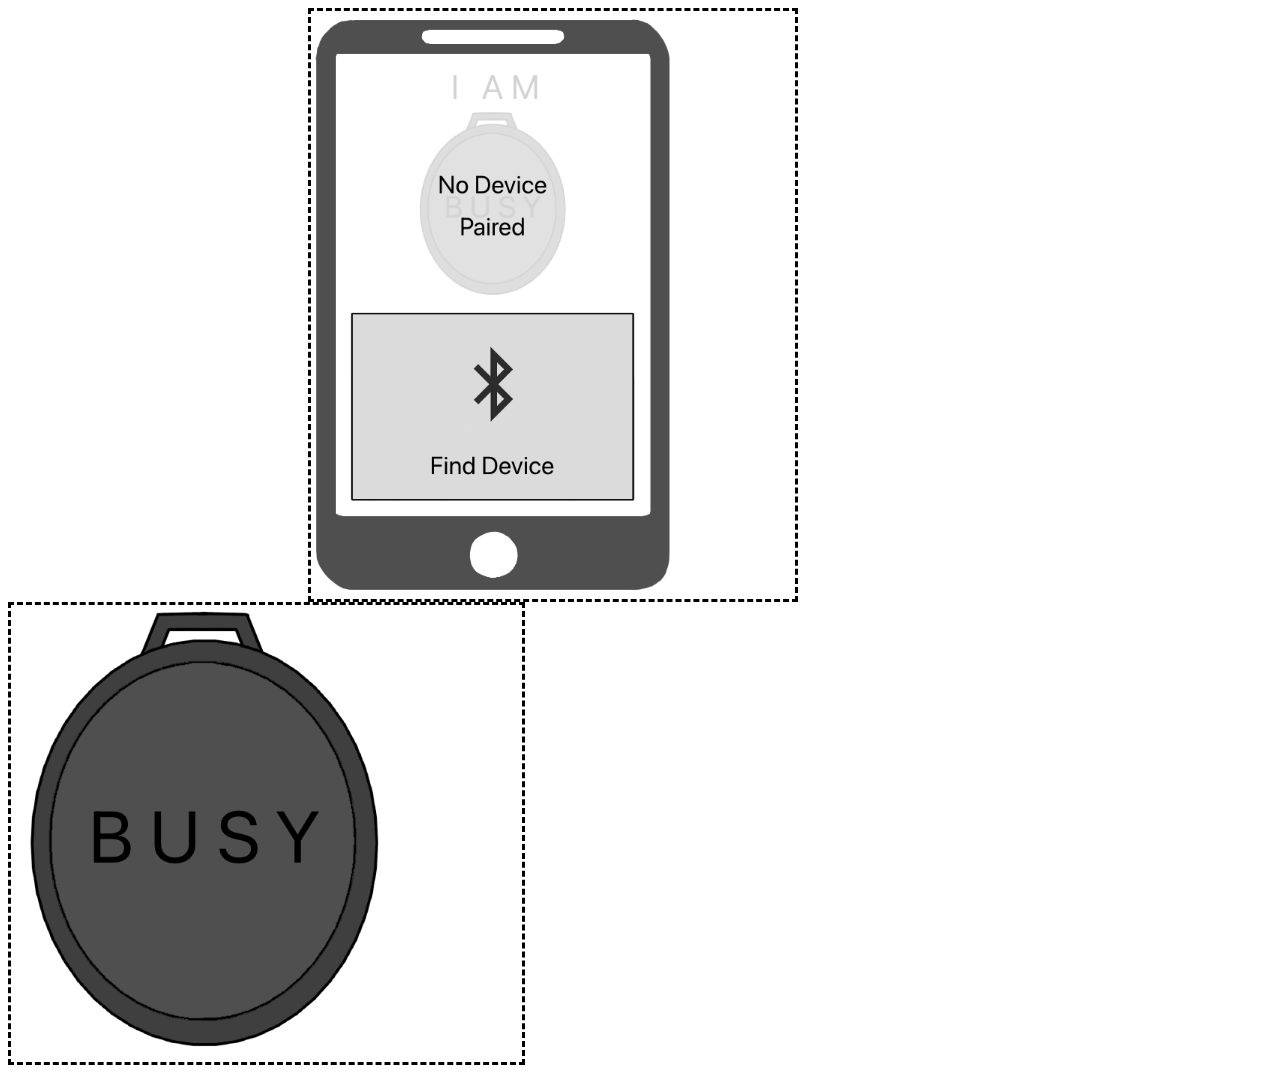
<file: index.html>
<!DOCTYPE html>
<html lang="en">
    <head>
        <meta charset="UTF-8">
        <title>Redlight User Testing Environment</title>
        <link rel="stylesheet" href="styles/style.css">
    </head>
    <body>

        <div class="phone">
            <img src="pictures/home_no_device.png" usemap="#workmap">
        </div>

        <div class="device">
            <img src="pictures/device_off.png" id="device" onmousedown="mouseDown()" onmouseup="mouseUp()">
        </div>

        <map name="workmap">
            <area shape="rect" coords="36,270,290,435" href="views/find_deviceNF_OFF.html">
        </map>

        <script>
            function mouseDown() {
                document.getElementById("device").src = "pictures/device_on.png";
            }

            function mouseUp() {
                document.getElementById("device").src = "pictures/device_off.png";
            }
        </script>

    </body>
</html>
</file>
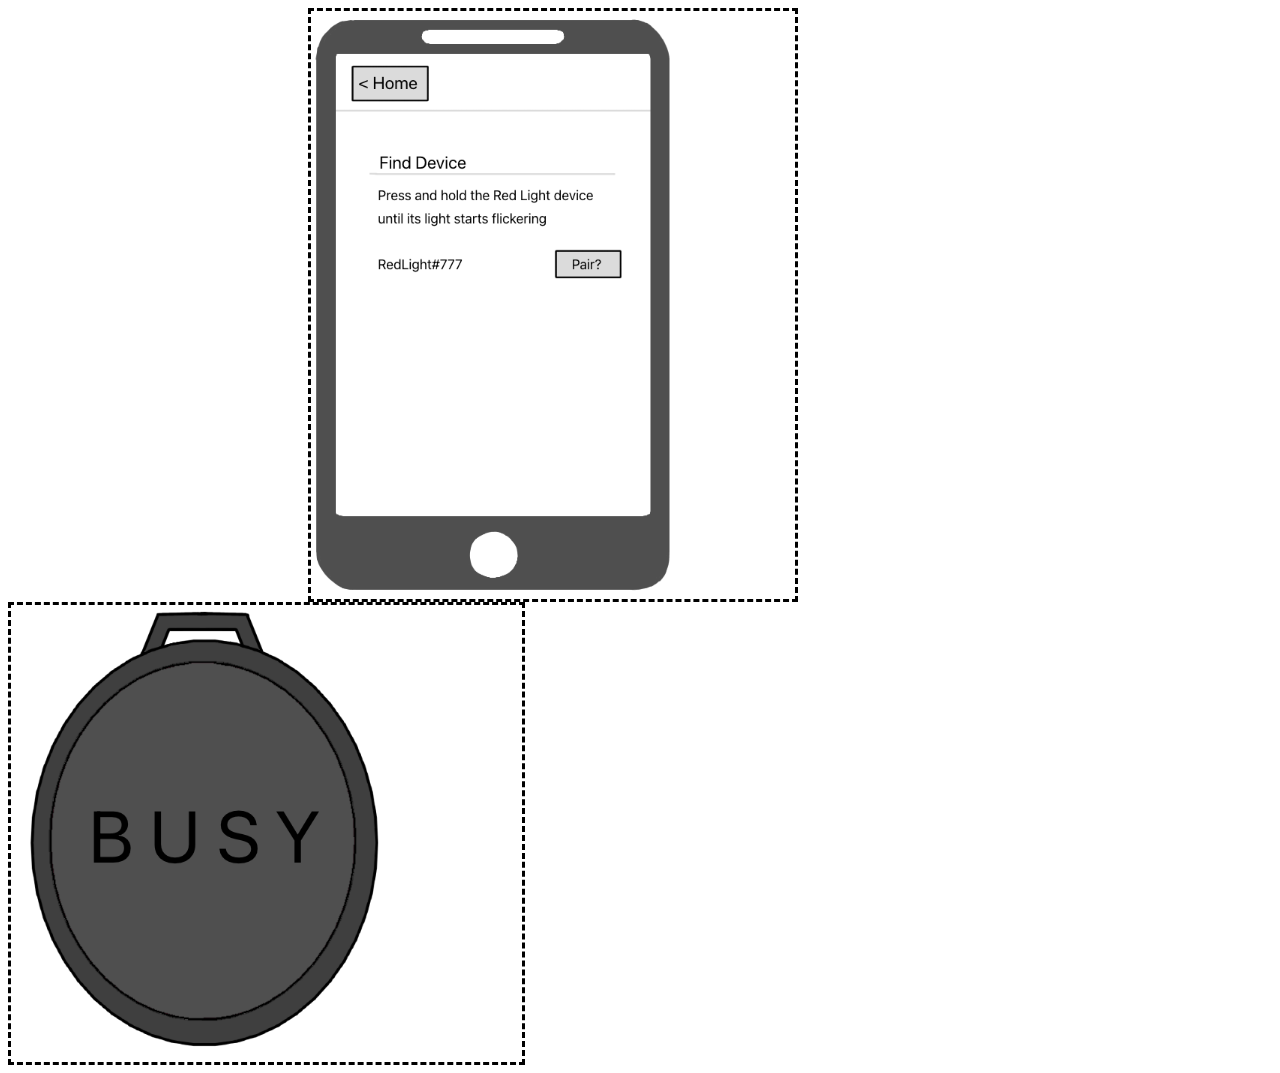
<file: views/find_deviceDF_OFF.html>
<!DOCTYPE html>
<html lang="en">
    <head>
        <meta charset="UTF-8">
        <title>Redlight User Testing Environment</title>
        <link rel="stylesheet" href="../styles/style.css">
    </head>
    <body>

        <div class="phone">
            <img src="../pictures/find_device_found.png" usemap="#workmap">
        </div>

        <div class="device">
            <img src="../pictures/device_off.png" id="device" onmousedown="mouseDown()" onmouseup="mouseUp()">
        </div>

        <map name="workmap">
            <area shape="rect" coords="42,52,118,90" href="../index.html">
            <area shape="rect" coords="245,235,312,270" href="home_off_OFF.html">
        </map>

        <script>
            function mouseDown() {
                document.getElementById("device").src = "../pictures/device_on.png";
            }

            function mouseUp() {
                document.getElementById("device").src = "../pictures/device_off.png";
            }
        </script>

    </body>
</html>
</file>
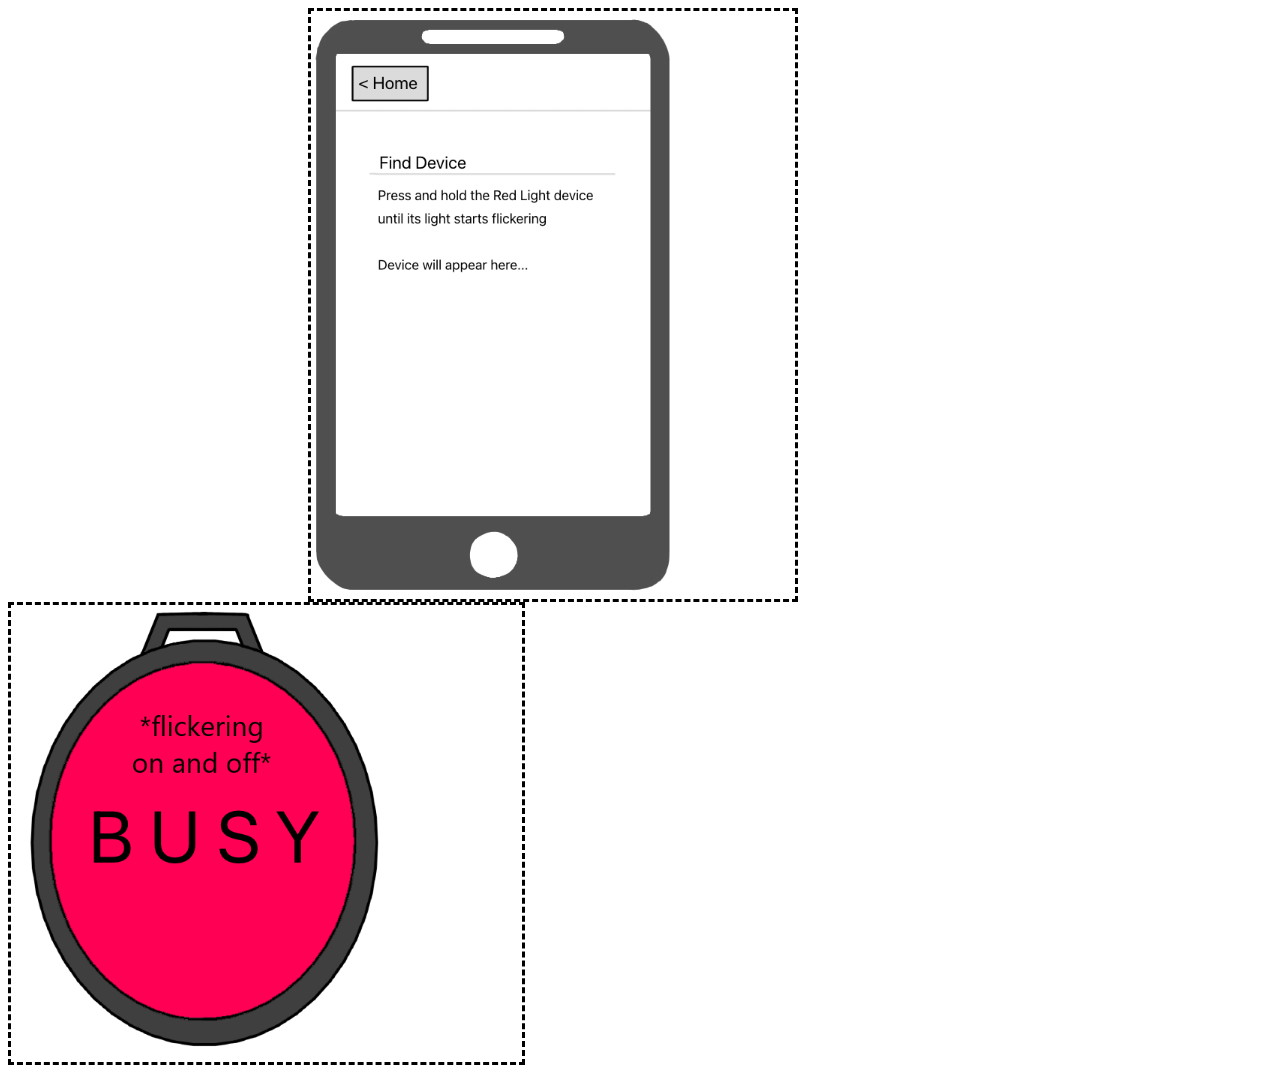
<file: views/find_deviceNF_OFF.html>
<!DOCTYPE html>
<html lang="en">
    <head>
        <meta charset="UTF-8">
        <title>Redlight User Testing Environment</title>
        <link rel="stylesheet" href="../styles/style.css">
    </head>
    <body>

        <div class="phone">
            <img src="../pictures/find_device_not_found.png" usemap="#workmap">
        </div>

        <div class="device" >
            <img src="../pictures/device_on_flicker.png" usemap="#devicemap" class="button" id="device">
        </div>

        <map name="workmap">
            <area shape="rect" coords="42,52,118,90" href="../index.html">
        </map>

        <map name="devicemap">
            <area shape="circle" coords="190,235,190" href="find_deviceDF_OFF.html">
        </map>

       

    </body>
</html>
</file>
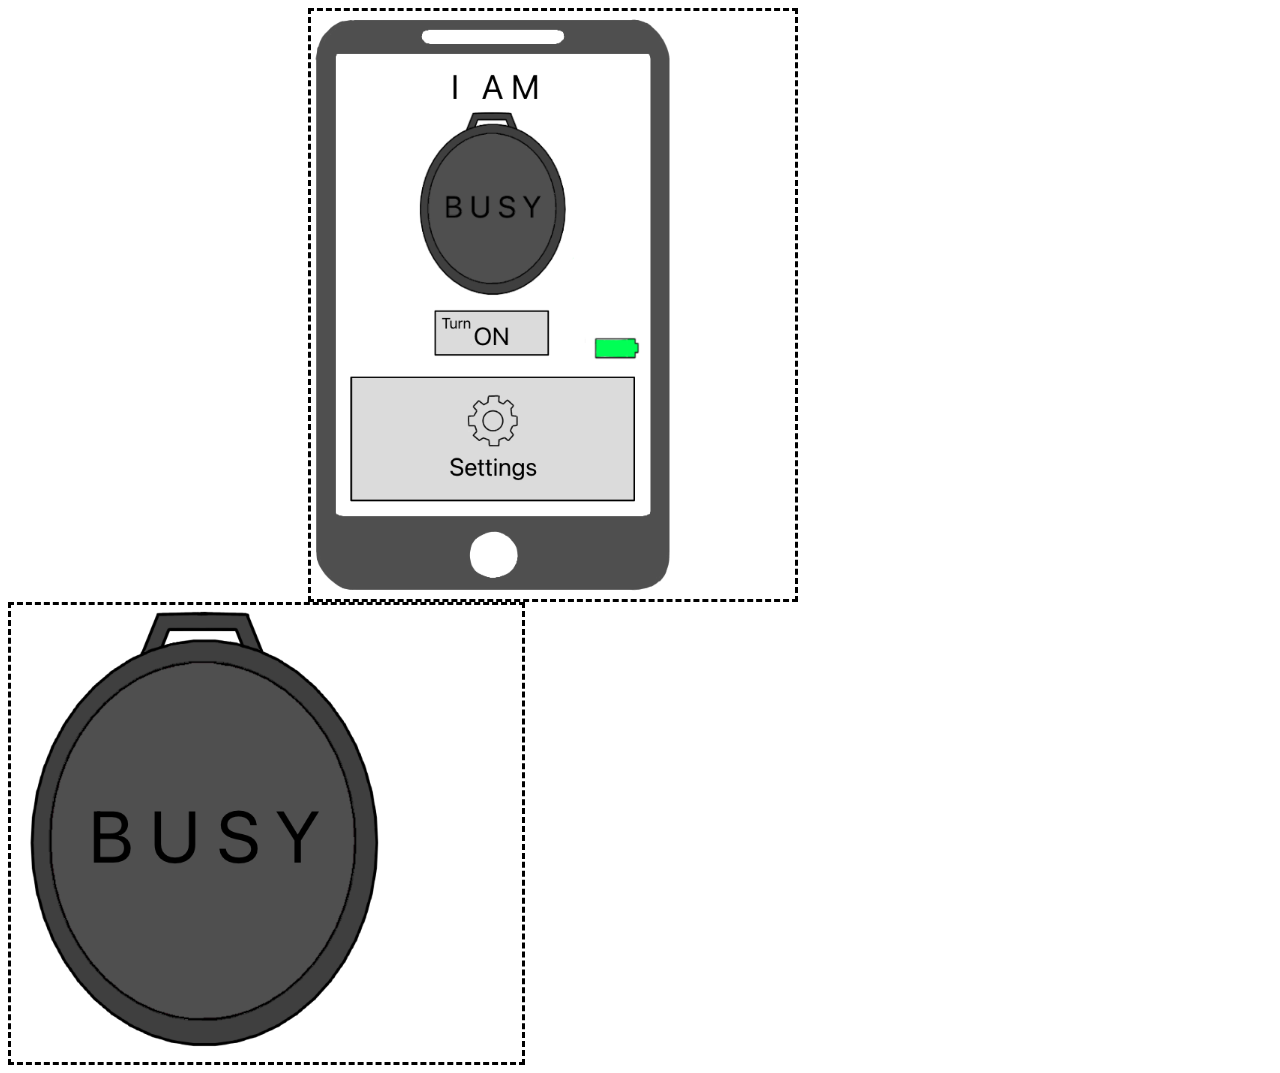
<file: views/home_off_OFF.html>
<!DOCTYPE html>
<html lang="en">
    <head>
        <meta charset="UTF-8">
        <title>Title</title>
        <link rel="stylesheet" href="../styles/style.css">
    </head>
    <body>

        <div class="phone">
            <img src="../pictures/home_off.png" usemap="#workmap">
        </div>

        <div class="device">
            <img src="../pictures/device_off.png" usemap="#devicemap">
        </div>

        <map name="workmap">
            <area shape="rect" coords="39,360,325,490" href="settings_OFF.html">
            <area shape="rect" coords="275,325,330,347" href="settings_OFF.html">
            <area shape="rect" coords="123,300,238,345" href="home_on_ON.html">
            <area shape="circle" coords="180,200,80" href="home_on_ON.html">
        </map>

        <map name="devicemap">
            <area shape="circle" coords="190,235,190" href="home_on_ON.html">
        </map>

    </body>
</html>
</file>
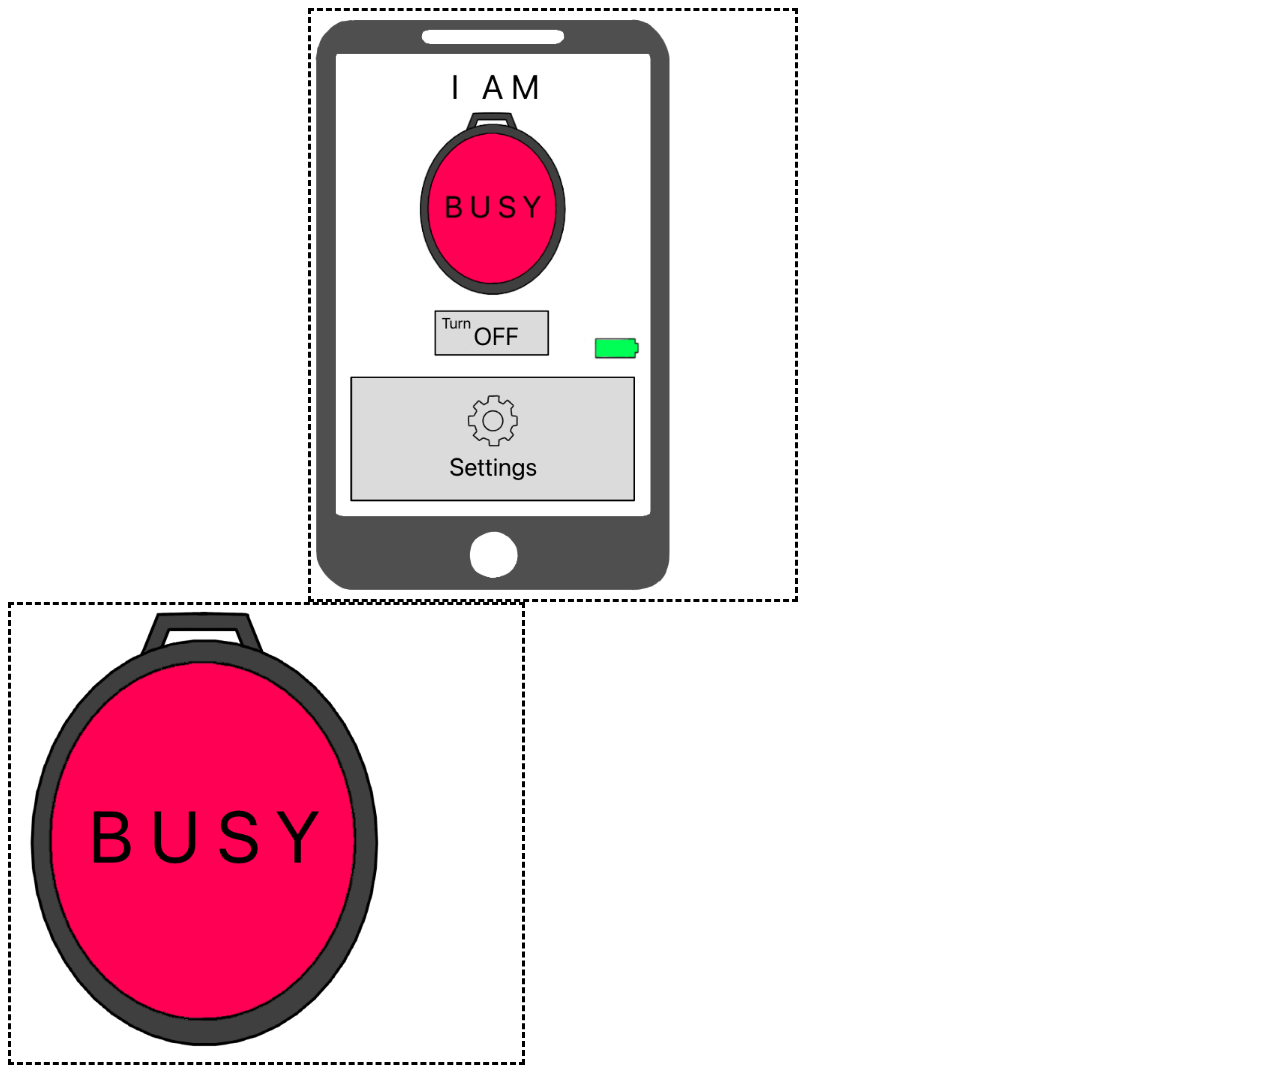
<file: views/home_on_ON.html>
<!DOCTYPE html>
<html lang="en">
    <head>
        <meta charset="UTF-8">
        <title>Title</title>
        <link rel="stylesheet" href="../styles/style.css">
    </head>
    <body>

        <div class="phone">
            <img src="../pictures/home_on.png" usemap="#workmap">
        </div>

        <div class="device">
            <img src="../pictures/device_on.png" usemap="#devicemap">
        </div>

        <map name="workmap">
            <area shape="rect" coords="39,360,325,490" href="settings_ON.html">
            <area shape="rect" coords="275,325,330,347" href="settings_ON.html">
            <area shape="rect" coords="123,300,238,345" href="home_off_OFF.html">
            <area shape="circle" coords="180,200,80" href="home_off_OFF.html">
        </map>

        <map name="devicemap">
            <area shape="circle" coords="190,235,190" href="home_off_OFF.html">
        </map>


    </body>
</html>
</file>
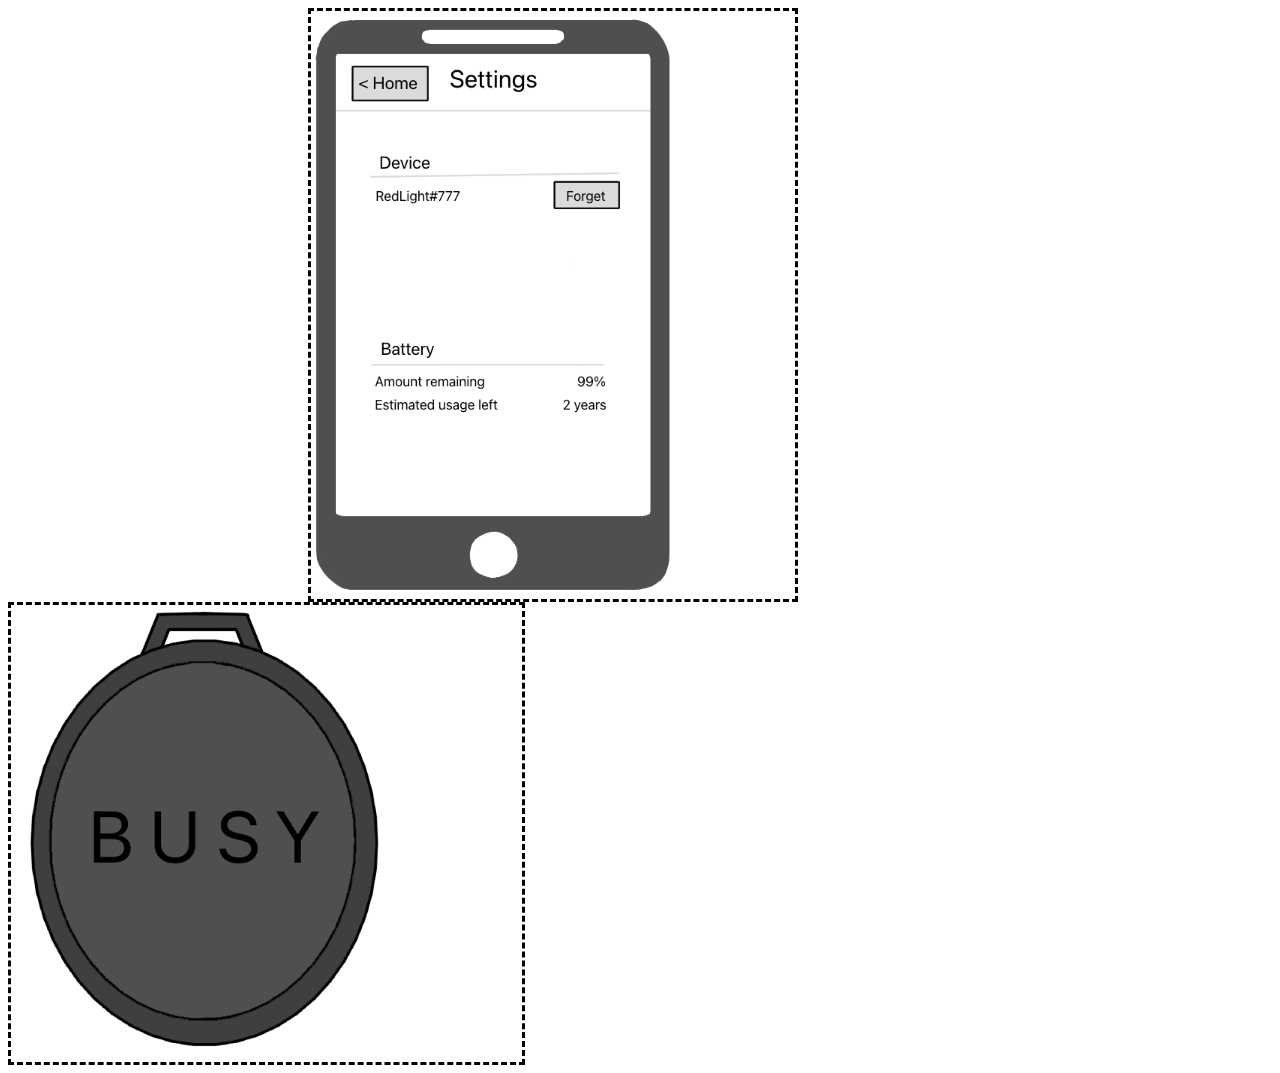
<file: views/settings_OFF.html>
<!DOCTYPE html>
<html lang="en">
    <head>
        <meta charset="UTF-8">
        <title>Title</title>
        <link rel="stylesheet" href="../styles/style.css">
    </head>
    <body>

        <div class="phone">
            <img src="../pictures/settings.png" usemap="#workmap">
        </div>

        <div class="device">
            <img src="../pictures/device_off.png" usemap="#devicemap">
        </div>

        <map name="workmap">
            <area shape="rect" coords="42,52,118,90" href="home_off_OFF.html">
            <area shape="rect" coords="240,165,312,195" href="../index.html">
        </map>

        <map name="devicemap">
            <area shape="circle" coords="190,235,190" href="settings_ON.html">
        </map>

    </body>
</html>
</file>
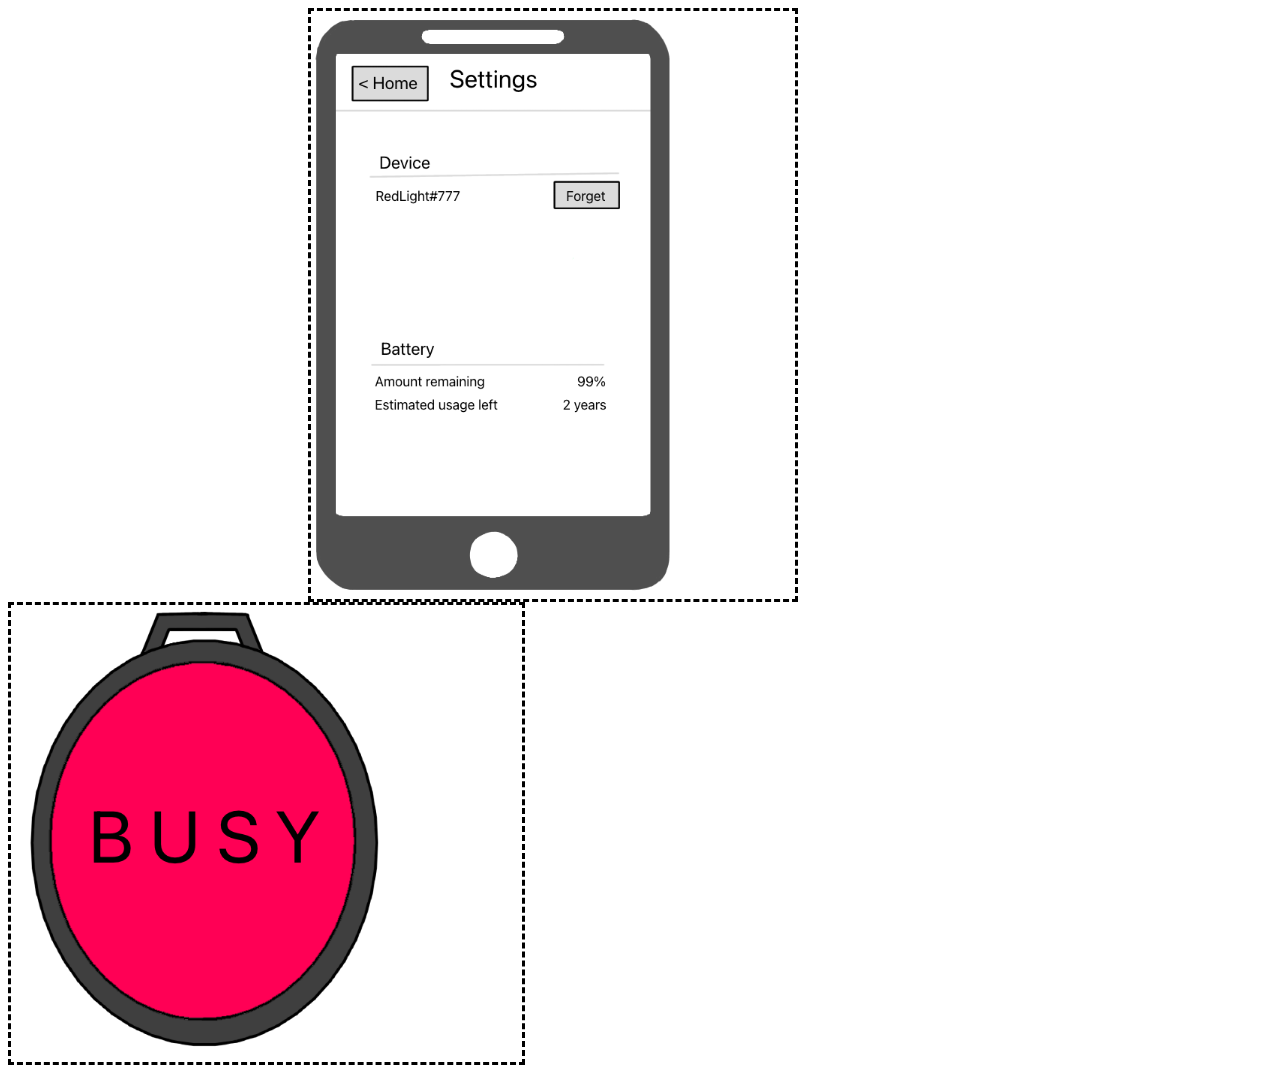
<file: views/settings_ON.html>
<!DOCTYPE html>
<html lang="en">
    <head>
        <meta charset="UTF-8">
        <title>Redlight User Testing Environment</title>
        <link rel="stylesheet" href="../styles/style.css">
    </head>
    <body>

        <div class="phone">
            <img src="../pictures/settings.png" usemap="#workmap">
        </div>

        <div class="device">
            <img src="../pictures/device_on.png" usemap="#devicemap">
        </div>

        <map name="workmap">
            <area shape="rect" coords="42,52,118,90" href="home_on_ON.html">
            <area shape="rect" coords="240,165,312,195" href="../index.html">
        </map>

        <map name="devicemap">
            <area shape="circle" coords="190,235,190" href="settings_OFF.html">
        </map>

    </body>
</html>
</file>
<file: styles/style.css>
.phone {
    display: inline-block;
    margin-left: 300px;
    border-style: dashed;
}
.phone > img {
    width: 75%;
    padding: 0px;
}

.device {
    display: inline-block;
    border-style: dashed;
}

.device > img {
    width: 75%;
}

.device:hover .button{
    document.getElementById("button").src = "../pictures/device_on.png";
}
</file>
